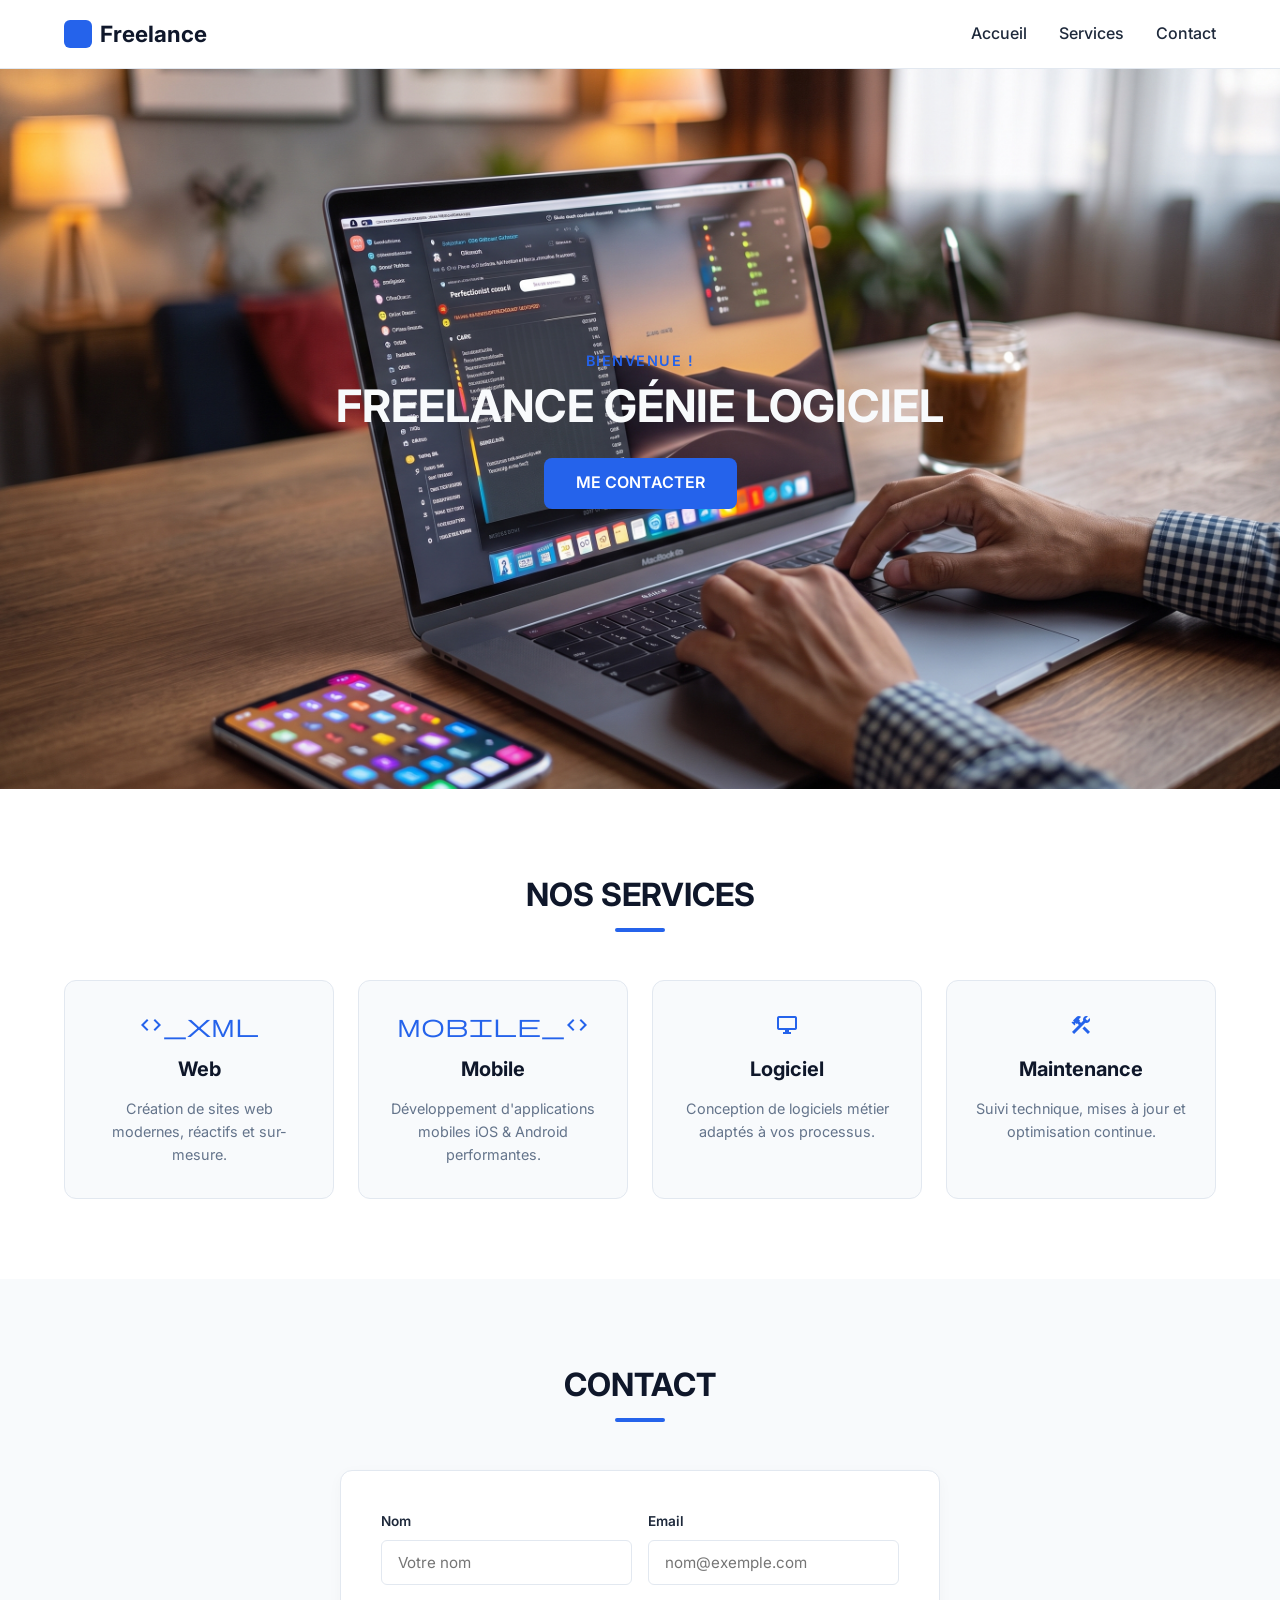
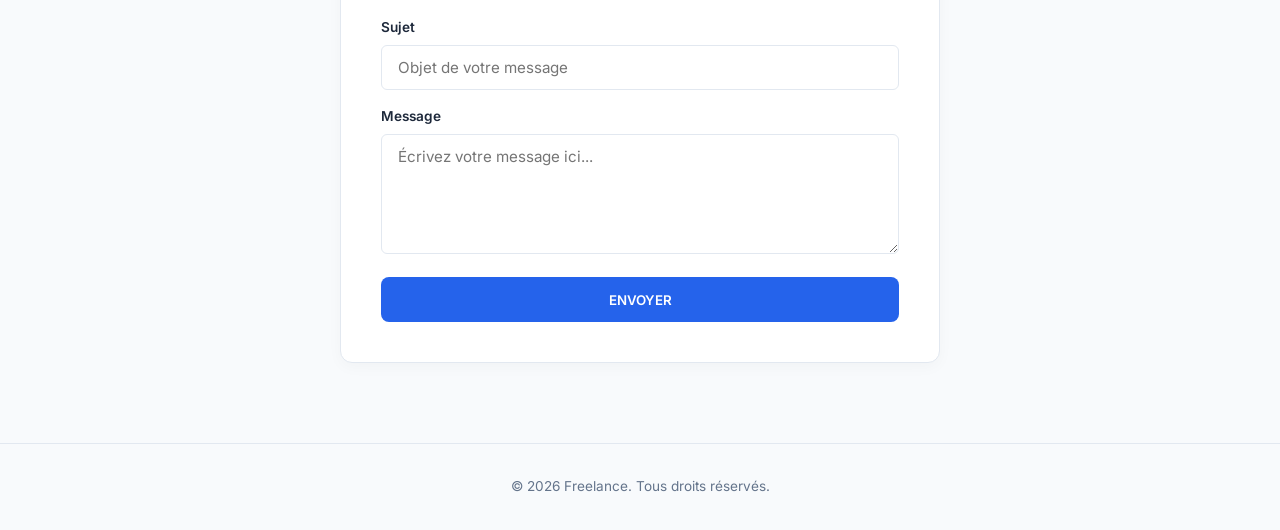
<file: src/index.html>
<!DOCTYPE html>
<html lang="fr">
<head>
    <meta charset="UTF-8">
    <meta name="viewport" content="width=device-width, initial-scale=1.0">
    <title>Freelance</title>

    <!-- Google Fonts for modern typography -->
    <link rel="stylesheet" href="style.css">
    <link href="https://fonts.googleapis.com/css2?family=Inter:wght@300;400;600;700&display=swap" rel="stylesheet">
    <link rel="stylesheet" href="https://fonts.googleapis.com/css2?family=Material+Symbols+Outlined" />
</head>
<body>

    <!-- NAVBAR -->
    <nav class="navbar">
        <a href="#" class="logo">
            <div class="logo-icon"></div>
            Freelance
        </a>
        <ul class="nav-links">
            <li><a href="#accueil">Accueil</a></li>
            <li><a href="#services">Services</a></li>
            <li><a href="#contact">Contact</a></li>
        </ul>
    </nav>

    <!-- HERO SECTION -->
    <section id="accueil" class="hero">
        <span class="welcome">Bienvenue !</span>
        <h1>FREELANCE GÉNIE LOGICIEL</h1>
        <a href="#contact" class="btn-primary">ME CONTACTER</a>
    </section>

    <!-- SERVICES -->
    <section id="services" class="services-section">
        <h2 class="section-title">NOS SERVICES</h2>
        <div class="services-grid" id="services-container">
            <!-- Dynamic Content loaded via JS mimicking API fetch -->
        </div>
    </section>

    <!-- CONTACT SECTION -->
    <section id="contact" class="contact-section">
        <h2 class="section-title">CONTACT</h2>
        <form class="contact-form" id="contactForm">
            <div class="form-row">
                <div class="form-group">
                    <label for="nom">Nom</label>
                    <input type="text" id="nom" required placeholder="Votre nom">
                </div>
                <div class="form-group">
                    <label for="email">Email</label>
                    <input type="email" id="email" required placeholder="nom@exemple.com">
                </div>
            </div>
            <div class="form-group">
                <label for="sujet">Sujet</label>
                <input type="text" id="sujet" placeholder="Objet de votre message">
            </div>
            <div class="form-group">
                <label for="message">Message</label>
                <textarea id="message" required placeholder="Écrivez votre message ici..."></textarea>
            </div>
            <button type="submit" class="btn-primary submit-btn">ENVOYER</button>
            <div id="form-status"></div>
        </form>
    </section>

    <footer>
        <p>&copy; 2026 Freelance. Tous droits réservés.</p>
    </footer>

    <!-- JS  -->
    <script src="script.js"></script>
</body>
</html>
</file>
<file: src/style.css>
* {
    margin: 0;
    padding: 0;
    box-sizing: border-box;
    font-family: 'Inter', sans-serif;
}

:root { 
    --primary: #2563eb;
    --primary-hover: #1d4ed8;
    --dark: #0f172a;
    --light-bg: #f8fafc;
    --card-bg: #ffffff;
    --text-dark: #1e293b;
    --text-muted: #64748b;
    --border-color: #e2e8f0;
}

html {
    scroll-behavior: smooth;
}

body {
    background-color: var(--light-bg);
    color: var(--text-dark);
    line-height: 1.6;
}

/* --- NAVBAR --- */
.navbar {
    position: sticky;
    top: 0;
    background: rgba(255, 255, 255, 0.95);
    backdrop-filter: blur(8px);
    border-bottom: 1px solid var(--border-color);
    display: flex;
    justify-content: space-between;
    align-items: center;
    padding: 1rem 5%;
    z-index: 1000;
}

.navbar .logo {
    font-size: 1.4rem;
    font-weight: 700;
    color: var(--dark);
    text-decoration: none;
    display: flex;
    align-items: center;
    gap: 8px;
}

.navbar .logo-icon {
    width: 28px;
    height: 28px;
    background-color: var(--primary);
    border-radius: 6px;
}

.nav-links {
    display: flex;
    list-style: none;
    gap: 2rem;
}

.nav-links a {
    text-decoration: none;
    color: var(--text-dark);
    font-weight: 500;
    transition: color 0.2s ease;
}

.nav-links a:hover {
    color: var(--primary);
}

/* --- HERO SECTION --- */
.hero {
    padding: 8rem 5%;
    min-height: 80vh;

    background-image: url("../assets/images/hero3.jpeg");
    background-size: cover;
    background-position: center;
    background-repeat: no-repeat;

    display: flex;
    flex-direction: column;
    justify-content: center;
    align-items: center;

    text-align: center;
    position: relative;
}

.hero span.welcome {
    color: var(--primary);
    font-weight: 600;
    text-transform: uppercase;
    letter-spacing: 1.5px;
    font-size: 0.9rem;
    display: block;
    margin-bottom: 0.5rem;
}

.hero h1 {
    font-size: 2.8rem;
    font-weight: 700;
    color: var(--light-bg);
    margin-bottom: 1.5rem;
    line-height: 1.2;
}

.btn-primary {
    display: inline-block;
    background-color: var(--primary);
    color: #ffffff;
    padding: 0.8rem 2rem;
    border-radius: 8px;
    text-decoration: none;
    font-weight: 600;
    transition: background 0.2s ease, transform 0.1s ease;
    border: none;
    cursor: pointer;
}

.btn-primary:hover {
    background-color: var(--primary-hover);
    transform: translateY(-2px);
}

/* --- SERVICES SECTION --- */
.services-section {
    padding: 5rem 5%;
    background-color: #ffffff;
}

.section-title {
    text-align: center;
    font-size: 2rem;
    color: var(--dark);
    margin-bottom: 3rem;
    position: relative;
}

.section-title::after {
    content: '';
    display: block;
    width: 50px;
    height: 4px;
    background-color: var(--primary);
    margin: 8px auto 0;
    border-radius: 2px;
}

.services-grid {
    display: grid;
    grid-template-columns: repeat(auto-fit, minmax(220px, 1fr));
    gap: 1.5rem;
    max-width: 1200px;
    margin: 0 auto;
}

.card {
    background: var(--light-bg);
    border: 1px solid var(--border-color);
    border-radius: 12px;
    padding: 2rem 1.5rem;
    text-align: center;
    transition: transform 0.3s ease, box-shadow 0.3s ease;
}

.card:hover {
    transform: translateY(-5px);
    box-shadow: 0 10px 25px rgba(0,0,0,0.05);
}

.material-symbols-outlined {    
    color: var(--primary);
    align-items: center;
    justify-content: center;
    margin: 0 auto 1rem;
    font-size: 5rem;
    font-weight: bold;
}

.card h3 {
    font-size: 1.25rem;
    margin-bottom: 0.75rem;
    color: var(--dark);
}

.card p {
    font-size: 0.9rem;
    color: var(--text-muted);
}

/* --- CONTACT SECTION --- */
.contact-section {
    padding: 5rem 5%;
    background-color: var(--light-bg);
}

.contact-form {
    max-width: 600px;
    margin: 0 auto;
    background: var(--card-bg);
    padding: 2.5rem;
    border-radius: 12px;
    border: 1px solid var(--border-color);
    box-shadow: 0 4px 15px rgba(0,0,0,0.03);
}

.form-row {
    display: flex;
    gap: 1rem;
    margin-bottom: 1rem;
}

.form-group {
    flex: 1;
    margin-bottom: 1rem;
}

.form-group label {
    display: block;
    margin-bottom: 0.4rem;
    font-size: 0.85rem;
    font-weight: 600;
    color: var(--text-dark);
}

.form-group input,
.form-group textarea {
    width: 100%;
    padding: 0.75rem 1rem;
    border: 1px solid var(--border-color);
    border-radius: 6px;
    font-size: 0.95rem;
    outline: none;
    transition: border-color 0.2s ease;
}

.form-group input:focus,
.form-group textarea:focus {
    border-color: var(--primary);
}

.form-group textarea {
    resize: vertical;
    min-height: 120px;
}

.submit-btn {
    width: 100%;
    padding: 0.9rem;
}

/* Status message after submission */
#form-status {
    margin-top: 1rem;
    text-align: center;
    font-weight: 500;
    display: none;
}

/* --- FOOTER --- */
footer {
    text-align: center;
    padding: 2rem 5%;
    border-top: 1px solid var(--border-color);
    font-size: 0.85rem;
    color: var(--text-muted);
}

/* Responsive design adjustments */
@media (max-width: 600px) {
    .form-row {
        flex-direction: column;
        gap: 0;
    }
    .hero h1 {
        font-size: 2rem;
    }
}
</file>
